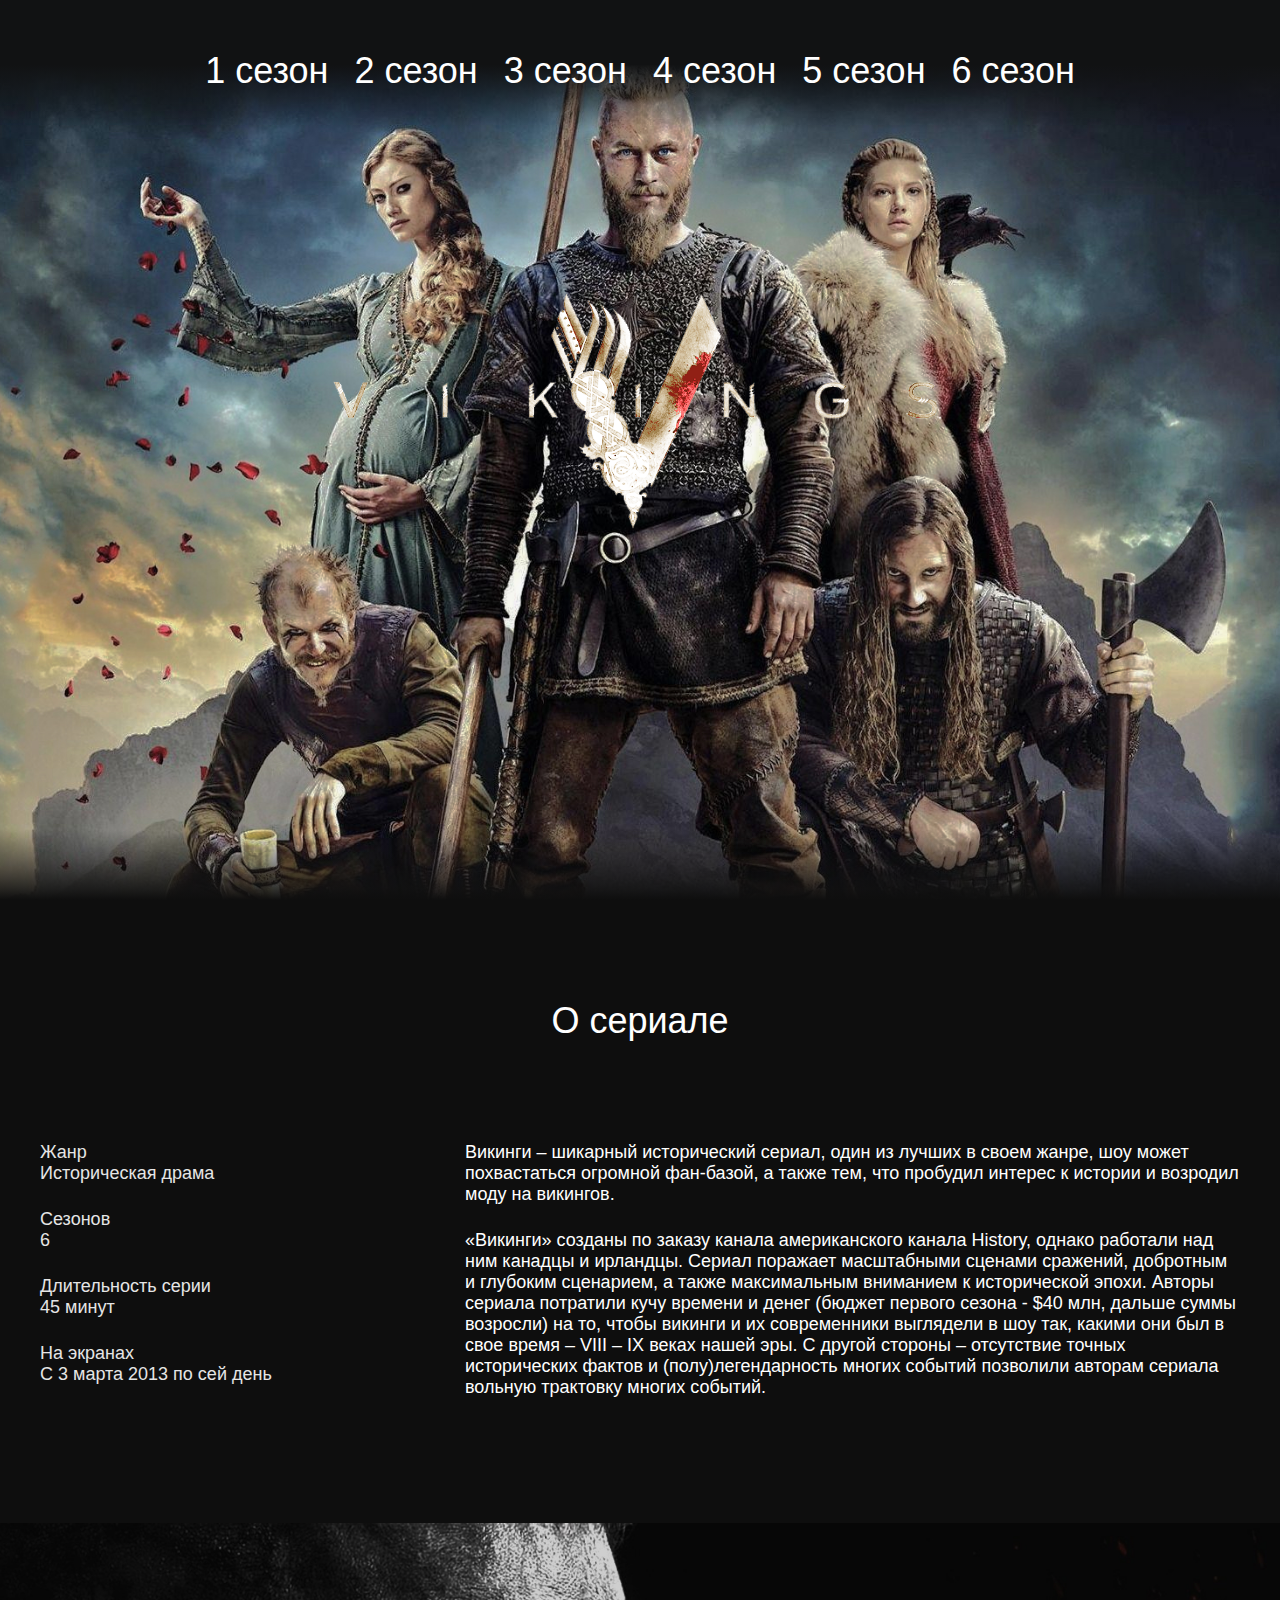
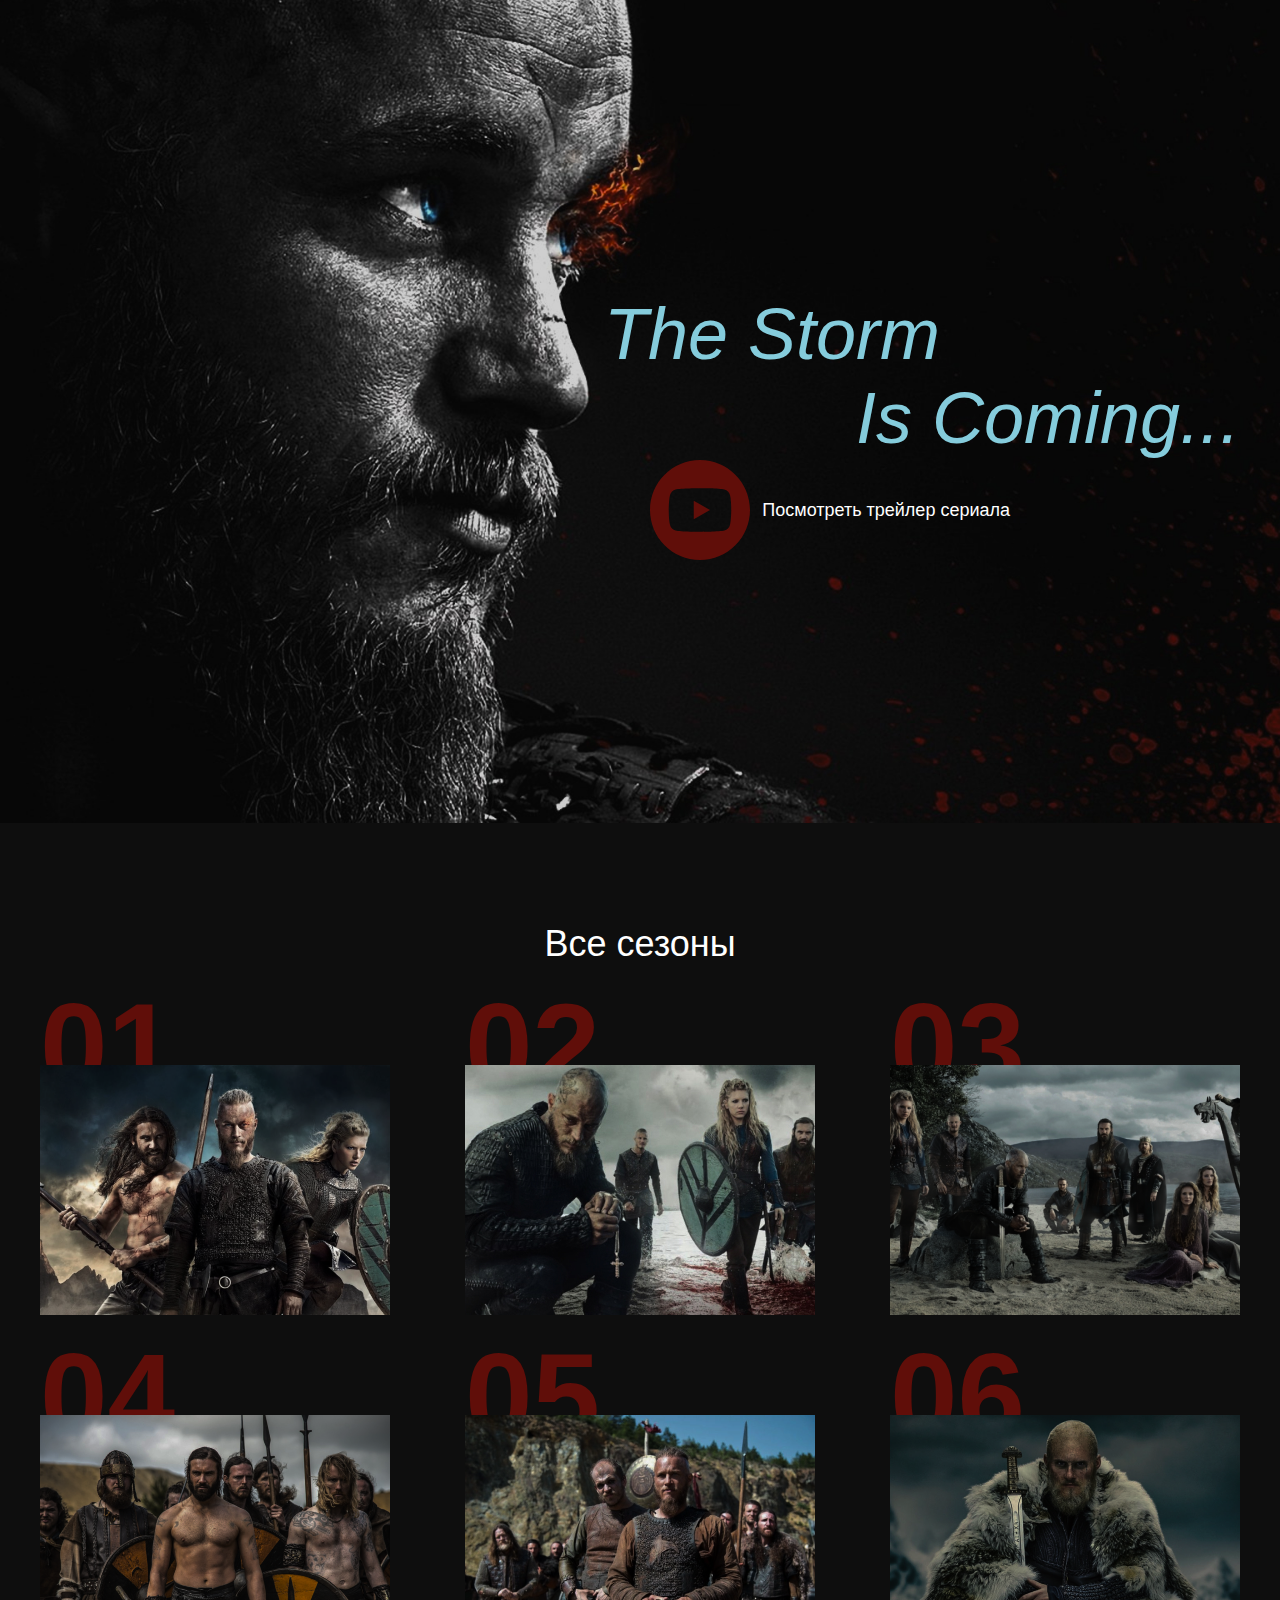
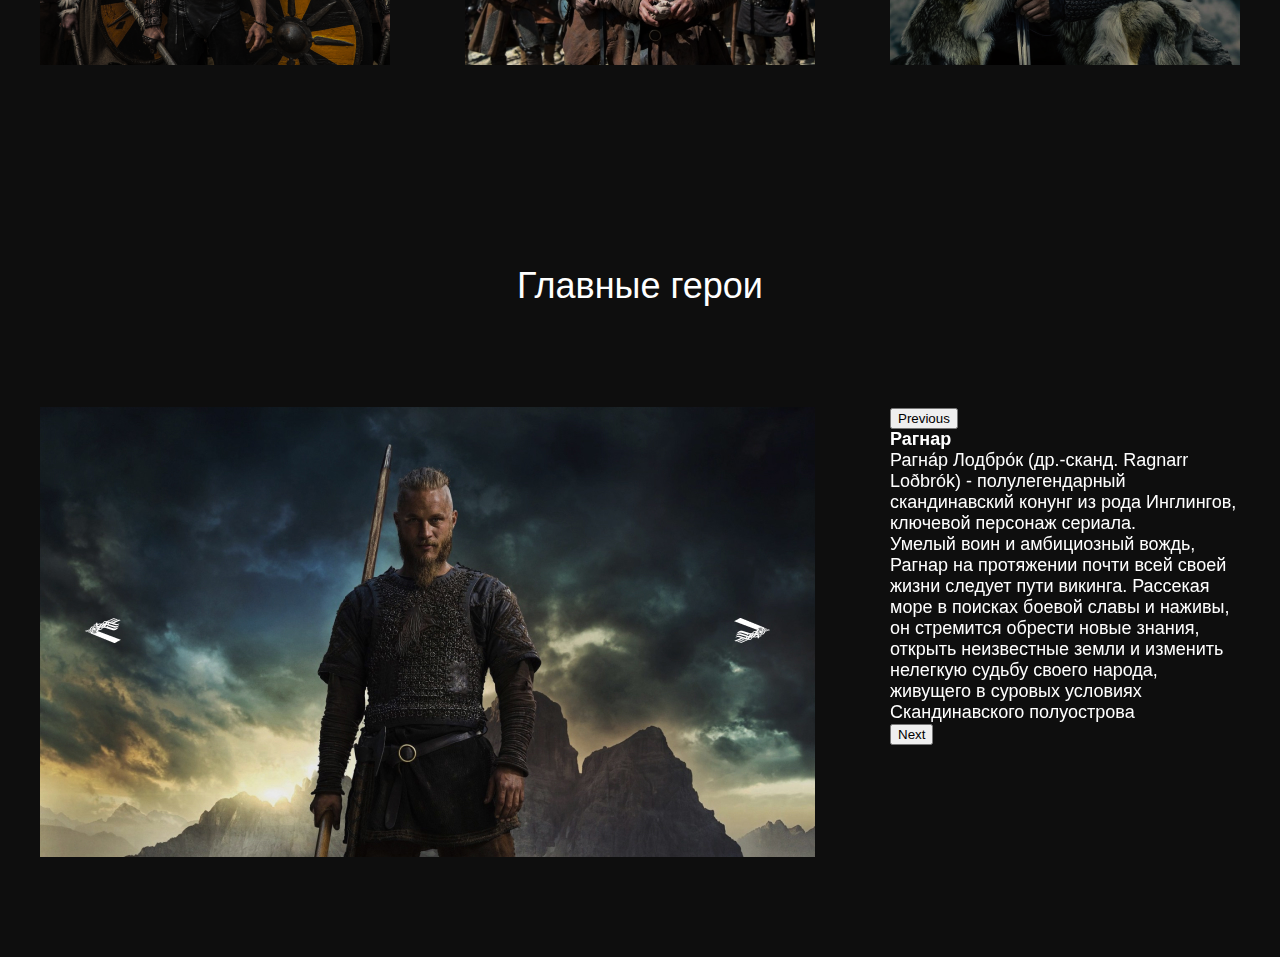
<file: static/index.html>
<!doctype html>
<html lang="en">
<head>
    <meta charset="UTF-8">
    <meta name="viewport" content="width=device-width, initial-scale=1.0">
    <meta http-equiv="X-UA-Compatible" content="ie=edge">
    <title>Document</title>
    <link href="https://fonts.googleapis.com/css2?family=Roboto
    +Condensed:ital,wght@0,400;0,700;1,300&display=swap"
          rel="stylesheet">
    <link rel="stylesheet" href="css/reset.css">
    <link rel="stylesheet" href="css/slick.css">
    <link rel="stylesheet" href="css/jquery.fancybox.css">
    <link rel="stylesheet" href="css/style.css">
</head>
<body>
    <header class="header">
    <nav class="menu">
        <ul class="menu__list">
            <li class="menu__list-item">
                <a class="menu__list-link" href="#">1 сезон</a>
            </li>
            <li class="menu__list-item">
                <a class="menu__list-link" href="#">2 сезон</a>
            </li>
            <li class="menu__list-item">
                <a class="menu__list-link" href="#">3 сезон</a>
            </li>
            <li class="menu__list-item">
                <a class="menu__list-link" href="#">4 сезон</a>
            </li>
            <li class="menu__list-item">
                <a class="menu__list-link" href="#">5 сезон</a>
            </li>
            <li class="menu__list-item">
                <a class="menu__list-link" href="#">6 сезон</a>
            </li>

        </ul>
    </nav>
        <div class="logo">
            <img class="logo__img" src="images/logo.png" alt="логотип">
        </div>
    </header>
    <section class="about section-page">
        <div class="container">
            <h3 class="title">
                О сериале
            </h3>
            <div class="about__inner">
                <ul class="about__info">
                    <li class="about__info-item">
                        Жанр
                        <span>Историческая драма</span>
                    </li>
                    <li class="about__info-item">
                        Сезонов
                        <span>6</span>
                    </li>
                    <li class="about__info-item">
                        Длительность серии
                        <span>45 минут</span>
                    </li>
                    <li class="about__info-item">
                        На экранах
                        <span>С 3 марта 2013 по сей день</span>
                    </li>

                </ul>

            <div class="about__text">
                <p>
                    Викинги – шикарный исторический сериал, один из лучших в своем жанре, шоу может похвастаться огромной фан-базой, а также тем, что пробудил интерес к истории и возродил моду на викингов.
                </p>
                <p>
                    «Викинги» созданы по заказу канала американского канала History, однако работали над ним канадцы и ирландцы. Сериал поражает масштабными сценами сражений, добротным и глубоким сценарием, а также максимальным вниманием к исторической эпохи. Авторы сериала потратили кучу времени и денег (бюджет первого сезона - $40 млн, дальше суммы возросли) на то, чтобы викинги и их современники выглядели в шоу так, какими они был в свое время – VIII – IX веках нашей эры. С другой стороны – отсутствие точных исторических фактов и (полу)легендарность многих событий позволили авторам сериала вольную трактовку многих событий.
                </p>
            </div>
            </div>

        </div>
    </section>
    <section class="video">
        <div class="container">
            <h3 class="video__text">
                <span>The Storm</span>
                Is Coming...
            </h3>
            <a class="video__btn" data-fancybox href="https://youtu.be/5IiuUD6XrM4" >Посмотреть трейлер сериала</a>
        </div>

    </section>
    <section class="seasons section-page">
        <div class="container">
            <h3 class="title">
                Все сезоны
            </h3>
            <ol class="seasons__inner">
                <li class="seasons__item" style="background-image: url('images/season-image-1.png');">
                    <a class="seasons__link" href="#">Смотреть</a>
                </li>
                <li class="seasons__item" style="background-image: url('images/season-image-2.jpg');">
                    <a class="seasons__link" href="#">Смотреть</a>
                </li>
                <li class="seasons__item" style="background-image: url('images/season-image-3.png');">
                    <a class="seasons__link" href="#">Смотреть</a>
                </li>
                <li class="seasons__item" style="background-image: url('images/season-image-4.png');">
                    <a class="seasons__link" href="#">Смотреть</a>
                </li>
                <li class="seasons__item" style="background-image: url('images/season-image-5.png');">
                    <a class="seasons__link" href="#">Смотреть</a>
                </li>
                <li class="seasons__item" style="background-image: url('images/season-image-6.png');">
                    <a class="seasons__link" href="#">Смотреть</a>
                </li>

            </ol>
        </div>

    </section>
    <section class="heroes section-page">
        <div class="container">
            <h3 class="title">Главные герои</h3>
            <div class="heroes__inner">
                <div class="heroes__slider-img">
                    <div><img class="heroes__images" src="images/hero-1.jpg" alt=""></div>
                    <div><img class="heroes__images" src="images/season-image-1.png" alt=""></div>
                    <div><img class="heroes__images" src="images/hero-1.jpg" alt=""></div>
                </div>
                <div class="heroes__slider-text">
                    <div class="heroes__text">
                        <h4 class="heroes__name">Рагнар</h4>
                        <p>Рагна́р Лодбро́к (др.-сканд. Ragnarr Loðbrók) - полулегендарный скандинавский конунг из рода Инглингов, ключевой персонаж сериала.</p>
                        <p>Умелый воин и амбициозный вождь, Рагнар на протяжении почти всей своей жизни следует пути викинга. Рассекая море в поисках боевой славы и наживы, он стремится обрести новые знания, открыть неизвестные земли и изменить нелегкую судьбу своего народа, живущего в суровых условиях Скандинавского полуострова</p>
                    </div>
                    <div class="heroes__text">
                        <h4 class="heroes__name">Рагнар2</h4>
                        <p>Рагна́р Лодбро́к (др.-сканд. Ragnarr Loðbrók) - полулегендарный скандинавский конунг из рода Инглингов, ключевой персонаж сериала.</p>
                        <p>Умелый воин и амбициозный вождь, Рагнар на протяжении почти всей своей жизни следует пути викинга. Рассекая море в поисках боевой славы и наживы, он стремится обрести новые знания, открыть неизвестные земли и изменить нелегкую судьбу своего народа, живущего в суровых условиях Скандинавского полуострова</p>
                    </div>
                    <div class="heroes__text">
                        <h4 class="heroes__name">Рагнар3</h4>
                        <p>Рагна́р Лодбро́к (др.-сканд. Ragnarr Loðbrók) - полулегендарный скандинавский конунг из рода Инглингов, ключевой персонаж сериала.</p>
                        <p>Умелый воин и амбициозный вождь, Рагнар на протяжении почти всей своей жизни следует пути викинга. Рассекая море в поисках боевой славы и наживы, он стремится обрести новые знания, открыть неизвестные земли и изменить нелегкую судьбу своего народа, живущего в суровых условиях Скандинавского полуострова</p>
                    </div>
                </div>
            </div>
        </div>
    </section>



    <script src="https://ajax.googleapis.com/ajax/libs/jquery/3.4.1/jquery.min.js" ></script>
    <script src="js/slick.min.js" ></script>
    <script src="js/jquery.fancybox.min.js" ></script>
    <script src="js/main.js" ></script>
</body>
</html>
</file>
<file: static/css/style.css>
*{
    box-sizing: border-box;
}

body{
    background-color: #0E0E0E;
    color: white;
    font-family: 'Roboto Condensed', sans-serif;
    font-weight: 400;
    font-size: 18px;
    line-height: 21px;
}

a{
    color: inherit;
    text-decoration: none;
}

ul{
    list-style: none;
}

.container{
    max-width: 1220px;
    padding: 0 10px;
    margin: 0 auto;
}

.section-page{
    padding: 100px 0 ;
}

.title{
    text-align: center;
    margin-bottom: 100px;
    font-size: 36px;
    line-height: 42px;
    font-weight: 400;
}

.header{
    background-image: url('../images/header-bg.jpg');
    height: 100vh;
    background-repeat: no-repeat;
    background-size: cover;
    background-position: center 35px;
    text-align: center;
    position: relative;
}

.header::after{
    content: '';
    position: absolute;
    height: 70px;
    bottom: 0;
    left: 0;
    width: 100%;
    background: linear-gradient(180deg, #0E0E0E 0%, rgba(17, 17, 17, 0.850295) 16%, rgba(32, 31, 33, 0) 100%);
    transform: rotate(180deg);
}

.menu__list{
    display: flex;
    justify-content: center;
    padding: 50px 0 58px;
    background: linear-gradient(180deg, #111213 0%, #111213 43%, rgba(32, 31, 33, 0) 86%);
}

.menu__list-item{
    padding: 0 13px;
}

.menu__list-link{
    font-size: 36px;
    line-height: 42px;
}

.menu__list-link:hover{
    color: #4169E1;
    text-decoration: underline;
}

.logo{
    padding: 16vh;
}

.logo__img{
    width: 65%;
    height: 65%;

}

.about__inner{
    display: flex;
}

.about__info{
    width: 375px;
    margin-right: 50px;
    flex: none;
}

.about__info-item{
    margin-bottom: 25px;
    color: #e5e5e5;
}

.about__info-item span{
    display: block;
}

.about__text p{
    margin-bottom: 25px;
}

.video{
    background-image: url("../images/video-bg.jpg");
    height: 100vh;
    background-size: cover;
    background-position: center center;
    background-repeat: no-repeat;
    text-align: right;
}

.video__text{
    font-style: italic;
    font-weight: 300;
    font-size: 72px;
    line-height: 84px;
    color: #85ccdc;
    padding-top: 41vh;
    margin-bottom: 40px;
}

.video__text span{
    display: block;
    padding-right: 300px;
}

.video__btn{
    padding-left: 112px;
    position: relative;
    margin-right: 230px;
}

.video__btn::before{
    content: '';
    position: absolute;
    width: 100px;
    height: 100px;
    left: 0;
    top: -40px;
    background-image: url("../images/youtube.svg");
}

.seasons__inner{
    display: grid;
    grid-template-columns: 1fr 1fr 1fr;
    grid-gap: 100px 75px ;
    counter-reset: numbers;
}

.seasons__item{
    width: 350px;
    height: 250px;
    background-repeat: no-repeat;
    background-position: center center;
    background-size: cover;
    list-style: none;
    position: relative;
    display: flex;
    justify-content: center;
    align-items: center;
}

.seasons__item:hover .seasons__link{
    opacity: 1;
}


.seasons__item::before{
    content: '0' counter(numbers);
    counter-increment: numbers;
    position: absolute;
    font-weight: bold;
    font-size: 13.5vh;
    line-height: 19vh;
    color: #600E09;
    top: -11.5vh;
    z-index: -1;
    left: 0px;
}

.seasons__item:hover::after{
    content: '';
    position: absolute;
    top: 0;
    left: 0;
    right: 0;
    bottom: 0;
    background: rgba(14, 14, 14, 0.8);
}

.seasons__link{
    font-size: 36px;
    line-height: 42px;
    padding: 12px 78px 11px;
    background-color: #0E0E0E;
    opacity: 0;
    transition: all .6s;
    z-index: 2;
}
 .heroes__inner{
     display: flex;
     justify-content: space-between;
 }

 .heroes__slider-img{
     max-width: 775px;

 }

 .heroes__slider-text{
     max-width: 350px;
 }

 .slick-btn{
     position: absolute;
     top: 50%;
     transform: translateY(-50%);
     border: none;
     background-color: transparent;
     z-index: 5;
     cursor: pointer;
 }

 .slick-prev{
    left: 38px;
 }

 .slick-next{
     right: 38px;
 }

 .heroes__name{

 }
</file>
